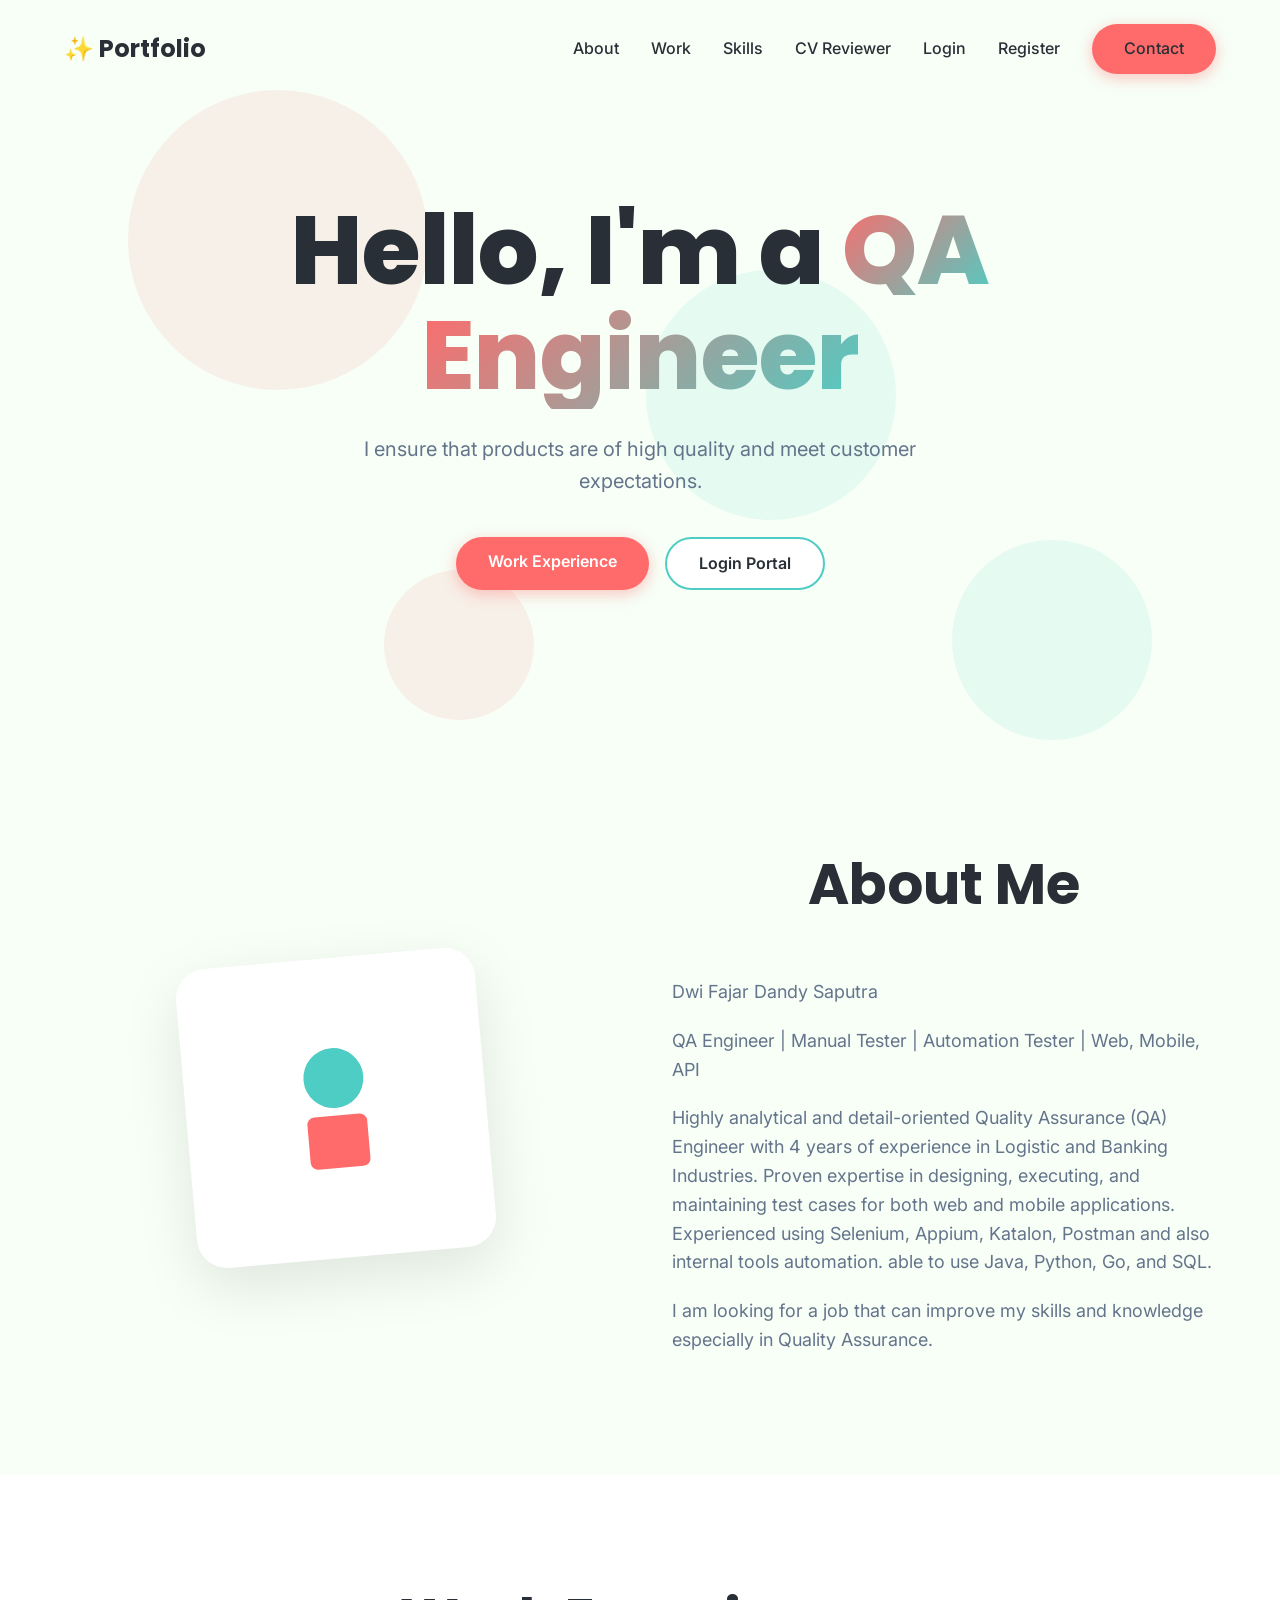
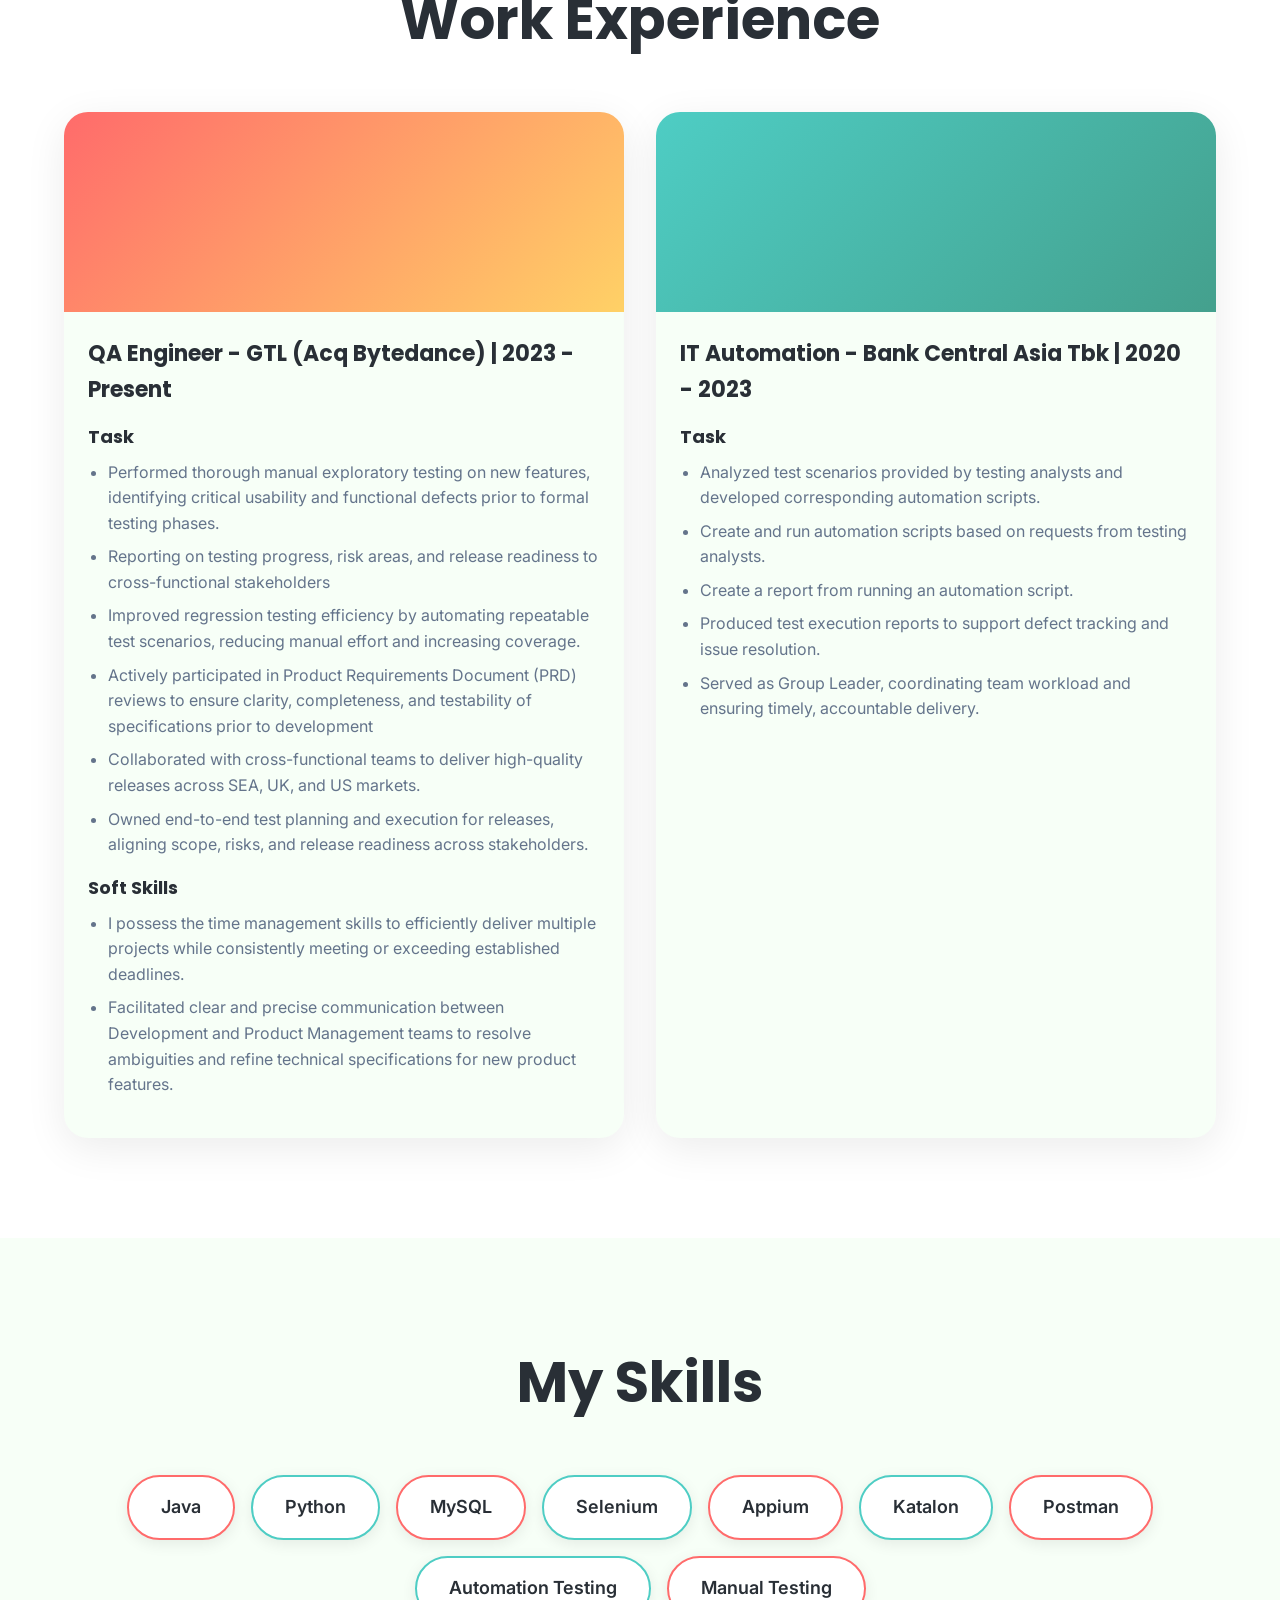
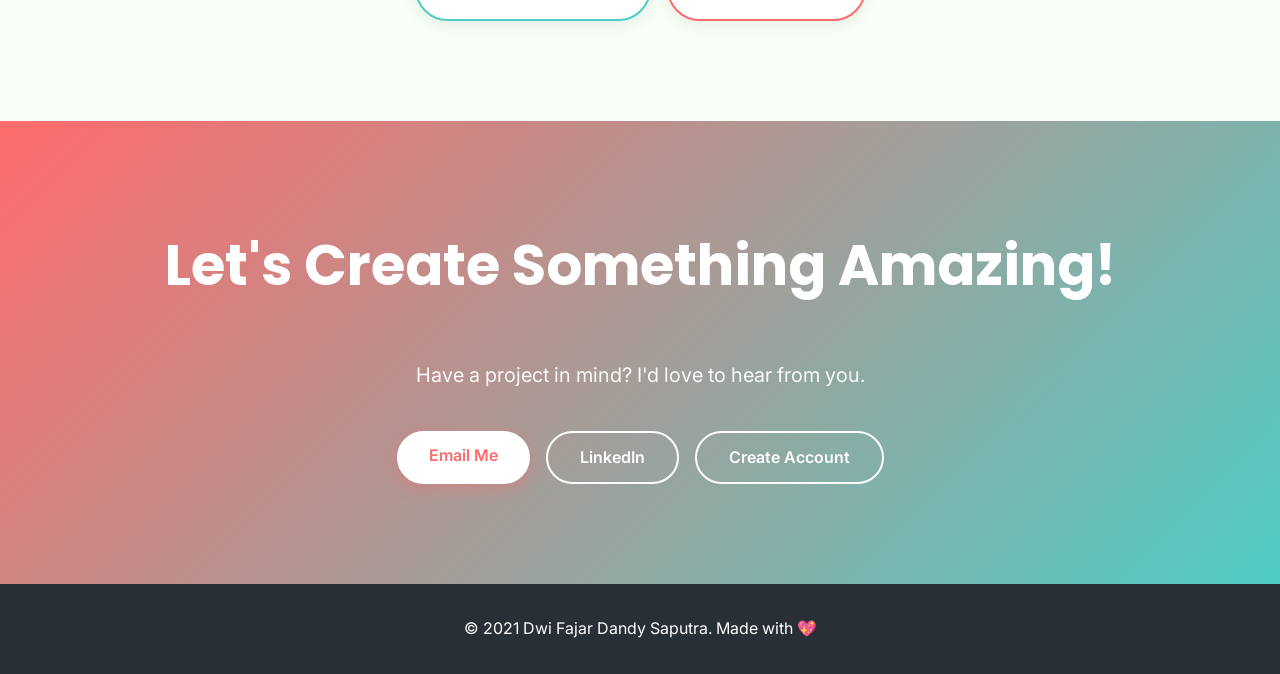
<file: index.html>
<!DOCTYPE html>
<html lang="en">

<head>
    <meta charset="UTF-8">
    <meta name="viewport" content="width=device-width, initial-scale=1.0">
    <title>QA Engineer | Landing Page</title>
    <link rel="preconnect" href="https://fonts.googleapis.com">
    <link rel="preconnect" href="https://fonts.gstatic.com" crossorigin>
    <link
        href="https://fonts.googleapis.com/css2?family=Inter:wght@400;500;600&family=Poppins:wght@600;700;800&display=swap"
        rel="stylesheet">
    <link rel="stylesheet" href="styles.css">
</head>

<body>
    <div class="floating-shapes">
        <div class="shape shape-1"></div>
        <div class="shape shape-2"></div>
        <div class="shape shape-3"></div>
        <div class="shape shape-4"></div>
    </div>

    <nav class="navbar">
        <div class="container">
            <a href="index.html" class="logo">✨ Portfolio</a>
            <ul class="nav-links">
                <li><a href="#about">About</a></li>
                <li><a href="#work">Work</a></li>
                <li><a href="#skills">Skills</a></li>
                <li><a href="cv-reviewer.html">CV Reviewer</a></li>
                <li><a href="login.html">Login</a></li>
                <li><a href="register.html">Register</a></li>
                <li><a href="#contact" class="btn btn-primary">Contact</a></li>
            </ul>
        </div>
    </nav>

    <section class="hero">
        <div class="container">
            <div class="hero-content">
                <h1 class="hero-title">
                    <span class="word" style="animation-delay: 0.1s">Hello,</span>
                    <span class="word" style="animation-delay: 0.3s">I'm a</span>
                    <span class="word highlight" style="animation-delay: 0.5s">QA</span>
                    <span class="word highlight" style="animation-delay: 0.7s">Engineer</span>
                </h1>
                <p class="hero-text">I ensure that products are of high quality and meet customer expectations.</p>
                <div class="hero-buttons">
                    <a href="#work" class="btn btn-primary">Work Experience</a>
                    <a href="login.html" class="btn btn-secondary">Login Portal</a>
                </div>
            </div>
        </div>
    </section>

    <section id="about" class="about">
        <div class="container">
            <div class="about-grid">
                <div class="about-image">
                    <div class="image-placeholder">
                        <svg viewBox="0 0 200 200" xmlns="http://www.w3.org/2000/svg">
                            <circle cx="100" cy="60" r="40" fill="#4ECDC4" />
                            <rect x="60" y="110" width="80" height="70" rx="10" fill="#FF6B6B" />
                        </svg>
                    </div>
                </div>
                <div class="about-text">
                    <h2>About Me</h2>
                    <p>Dwi Fajar Dandy Saputra</p>
                    <p>QA Engineer | Manual Tester | Automation Tester | Web, Mobile, API</p>
                    <p>Highly analytical and detail-oriented Quality Assurance (QA) Engineer with 4 years of experience
                        in Logistic and Banking Industries. Proven expertise in designing, executing, and maintaining
                        test cases for both web and mobile applications. Experienced using Selenium, Appium, Katalon,
                        Postman and also internal tools automation. able to use Java, Python, Go, and SQL.</p>
                    <p>I am looking for a job that can improve my skills and knowledge especially in Quality Assurance.
                    </p>
                </div>
            </div>
        </div>
    </section>

    <section id="work" class="work">
        <div class="container">
            <h2>Work Experience</h2>
            <div class="work-grid">
                <div class="work-card">
                    <div class="work-card-image" style="background: linear-gradient(135deg, #FF6B6B, #FFD166)"></div>
                    <div class="work-card-content">
                        <h3>QA Engineer - GTL (Acq Bytedance) | 2023 - Present</h3>
                        <h4>Task</h4>
                        <ul>
                            <li>
                                Performed thorough manual exploratory testing on new features, identifying critical
                                usability and functional defects prior to formal testing phases.
                            </li>
                            <li>
                                Reporting on testing progress, risk areas, and release readiness to cross-functional
                                stakeholders
                            </li>
                            <li>
                                Improved regression testing efficiency by automating repeatable test scenarios,
                                reducing manual effort and increasing coverage.
                            </li>
                            <li>Actively participated in Product Requirements Document (PRD) reviews to ensure
                                clarity, completeness, and testability of specifications prior to development</li>
                            <li>
                                Collaborated with cross-functional teams to deliver high-quality releases across
                                SEA, UK, and US markets.
                            </li>
                            <li>
                                Owned end-to-end test planning and execution for releases, aligning scope, risks,
                                and release readiness across stakeholders.
                            </li>
                        </ul>
                        <h4>Soft Skills</h4>
                        <ul>
                            <li>
                                I possess the time management skills to efficiently deliver multiple projects while
                                consistently meeting or exceeding established deadlines.
                            </li>
                            <li>
                                Facilitated clear and precise communication between Development and Product Management
                                teams to resolve ambiguities and refine technical specifications for new product
                                features.
                            </li>
                        </ul>
                    </div>
                </div>
                <div class="work-card">
                    <div class="work-card-image" style="background: linear-gradient(135deg, #4ECDC4, #44A08D)"></div>
                    <div class="work-card-content">
                        <h3>IT Automation - Bank Central Asia Tbk | 2020 - 2023</h3>
                        <h4>Task</h4>
                        <ul>
                            <li>
                                Analyzed test scenarios provided by testing analysts and developed corresponding automation scripts.
                            </li>
                            <li>
                                Create and run automation scripts based on requests from testing analysts.
                            </li>
                            <li>
                                Create a report from running an automation script.
                            </li>
                            <li>
                                Produced test execution reports to support defect tracking and issue resolution.
                            </li>
                            <li>
                                Served as Group Leader, coordinating team workload and ensuring timely, accountable delivery.
                            </li>
                        </ul>
                    </div>
                </div>
            </div>
        </div>
    </section>

    <section id="skills" class="skills">
        <div class="container">
            <h2>My Skills</h2>
            <div class="skills-tags">
                <span class="skill-tag">Java</span>
                <span class="skill-tag">Python</span>
                <span class="skill-tag">MySQL</span>
                <span class="skill-tag">Selenium</span>
                <span class="skill-tag">Appium</span>
                <span class="skill-tag">Katalon</span>
                <span class="skill-tag">Postman</span>
                <span class="skill-tag">Automation Testing</span>
                <span class="skill-tag">Manual Testing</span>
            </div>
        </div>
    </section>

    <section id="contact" class="contact">
        <div class="container">
            <div class="contact-content">
                <h2>Let's Create Something Amazing!</h2>
                <p>Have a project in mind? I'd love to hear from you.</p>
                <div class="contact-links">
                    <a href="mailto:dfdandys@gmail.com" class="btn btn-primary">Email Me</a>
                    <a href="https://www.linkedin.com/in/dfdandys/" target="_blank"
                        class="btn btn-secondary">LinkedIn</a>
                    <a href="register.html" class="btn btn-secondary">Create Account</a>
                </div>
            </div>
        </div>
    </section>

    <footer class="footer">
        <div class="container">
            <p>© 2021 Dwi Fajar Dandy Saputra. Made with 💖</p>
        </div>
    </footer>

    <script src="script.js"></script>
</body>

</html>
</file>
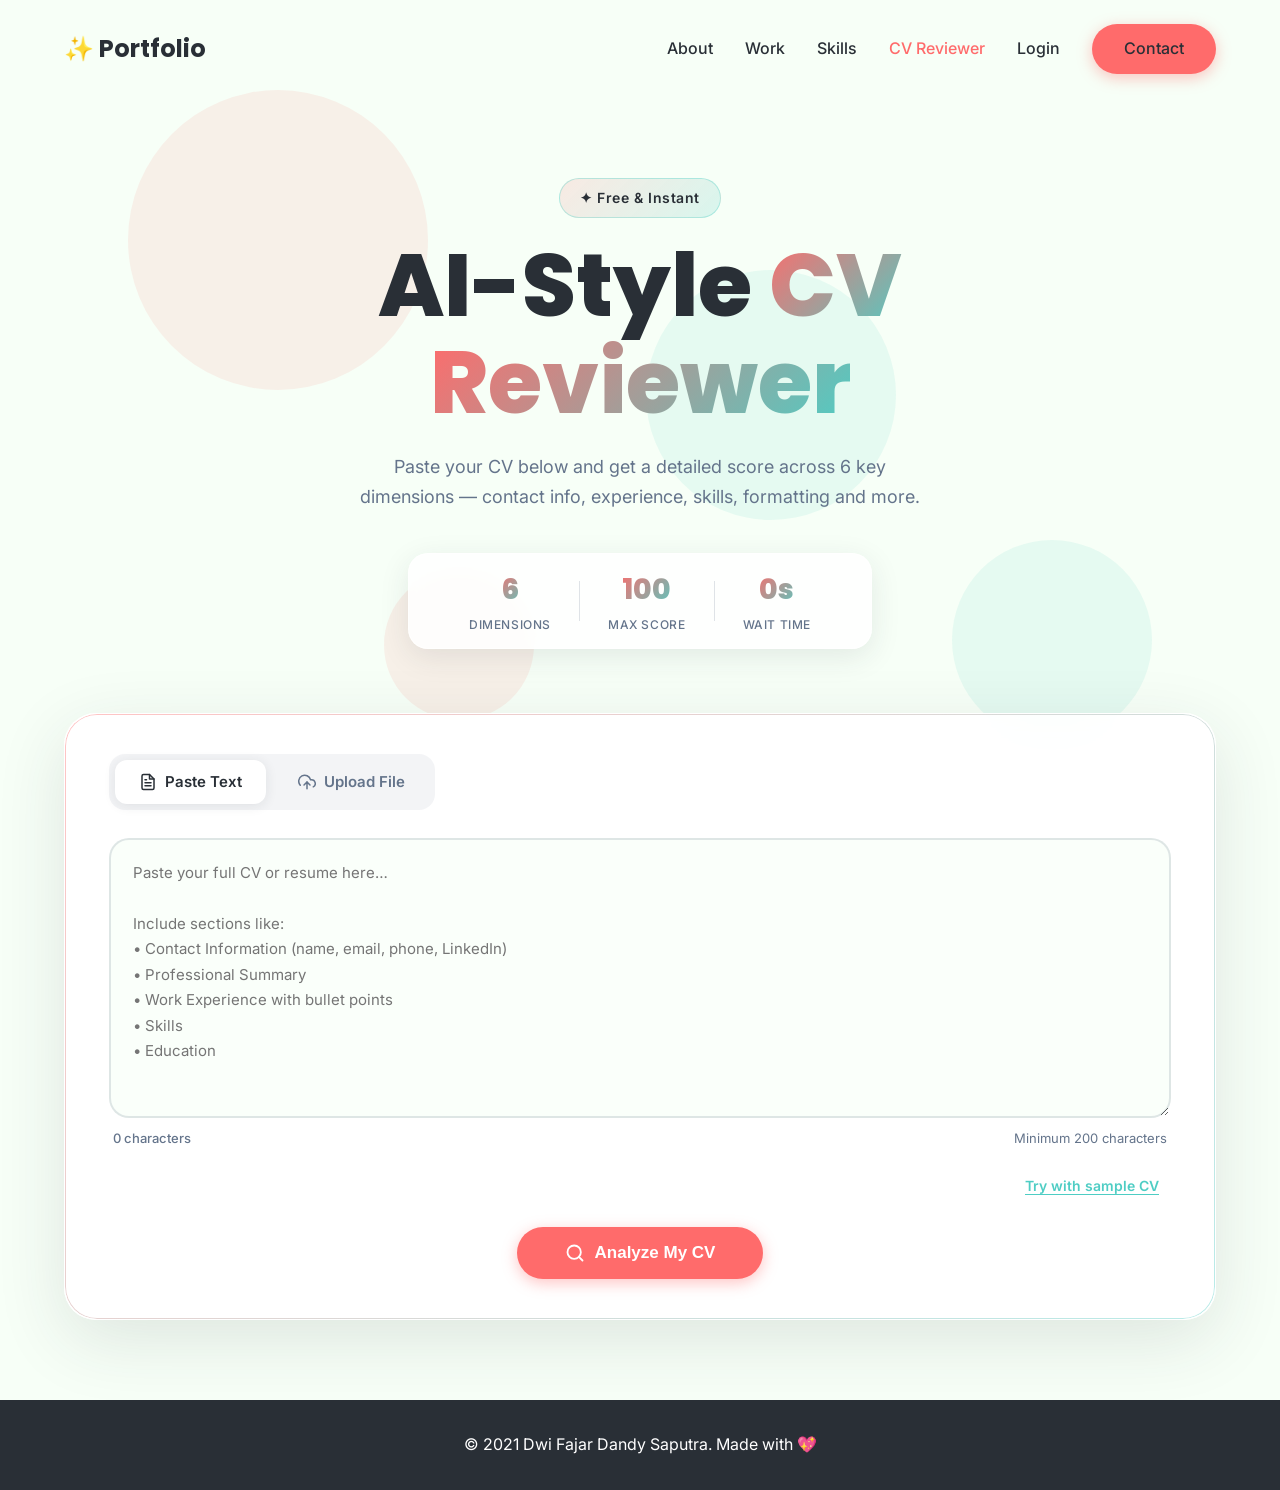
<file: cv-reviewer.html>
<!DOCTYPE html>
<html lang="en">

<head>
  <meta charset="UTF-8">
  <meta name="viewport" content="width=device-width, initial-scale=1.0">
  <title>CV Reviewer | QA Engineer Portfolio</title>
  <meta name="description" content="Get instant, structured feedback on your CV. Our rule-based engine scores your resume across 6 key dimensions and provides actionable improvement tips.">
  <link rel="preconnect" href="https://fonts.googleapis.com">
  <link rel="preconnect" href="https://fonts.gstatic.com" crossorigin>
  <link href="https://fonts.googleapis.com/css2?family=Inter:wght@400;500;600&family=Poppins:wght@600;700;800&display=swap" rel="stylesheet">
  <link rel="stylesheet" href="styles.css">
  <link rel="stylesheet" href="cv-reviewer.css">
</head>

<body>
  <!-- Floating background shapes (reused from main site) -->
  <div class="floating-shapes">
    <div class="shape shape-1"></div>
    <div class="shape shape-2"></div>
    <div class="shape shape-3"></div>
    <div class="shape shape-4"></div>
  </div>

  <!-- Navbar -->
  <nav class="navbar">
    <div class="container">
      <a href="index.html" class="logo">✨ Portfolio</a>
      <ul class="nav-links">
        <li><a href="index.html#about">About</a></li>
        <li><a href="index.html#work">Work</a></li>
        <li><a href="index.html#skills">Skills</a></li>
        <li><a href="cv-reviewer.html" class="nav-active">CV Reviewer</a></li>
        <li><a href="login.html">Login</a></li>
        <li><a href="index.html#contact" class="btn btn-primary">Contact</a></li>
      </ul>
    </div>
  </nav>

  <main>
    <!-- Hero Section -->
    <header class="cvr-hero">
      <div class="container">
        <div class="cvr-hero-inner">
          <span class="cvr-badge">✦ Free &amp; Instant</span>
          <h1 class="cvr-hero-title">
            <span class="word" style="animation-delay:0.1s">AI-Style</span>
            <span class="word highlight" style="animation-delay:0.3s">CV</span>
            <span class="word highlight" style="animation-delay:0.5s">Reviewer</span>
          </h1>
          <p class="cvr-hero-sub">Paste your CV below and get a detailed score across 6 key dimensions — contact info, experience, skills, formatting and more.</p>
          <div class="cvr-stats">
            <div class="cvr-stat">
              <span class="cvr-stat-value">6</span>
              <span class="cvr-stat-label">Dimensions</span>
            </div>
            <div class="cvr-stat-divider"></div>
            <div class="cvr-stat">
              <span class="cvr-stat-value">100</span>
              <span class="cvr-stat-label">Max Score</span>
            </div>
            <div class="cvr-stat-divider"></div>
            <div class="cvr-stat">
              <span class="cvr-stat-value">0s</span>
              <span class="cvr-stat-label">Wait Time</span>
            </div>
          </div>
        </div>
      </div>
    </header>

    <!-- Input Section -->
    <section id="input-section" class="cvr-input-section">
      <div class="container">
        <div class="cvr-input-card">

          <!-- Tab Toggle -->
          <div class="cvr-tabs" role="tablist" aria-label="Input method">
            <button id="tab-paste" class="cvr-tab cvr-tab--active" role="tab" aria-selected="true" aria-controls="panel-paste">
              <svg width="18" height="18" viewBox="0 0 24 24" fill="none" stroke="currentColor" stroke-width="2" stroke-linecap="round" stroke-linejoin="round"><path d="M14 2H6a2 2 0 0 0-2 2v16a2 2 0 0 0 2 2h12a2 2 0 0 0 2-2V8z"></path><polyline points="14 2 14 8 20 8"></polyline><line x1="16" y1="13" x2="8" y2="13"></line><line x1="16" y1="17" x2="8" y2="17"></line><polyline points="10 9 9 9 8 9"></polyline></svg>
              Paste Text
            </button>
            <button id="tab-upload" class="cvr-tab" role="tab" aria-selected="false" aria-controls="panel-upload">
              <svg width="18" height="18" viewBox="0 0 24 24" fill="none" stroke="currentColor" stroke-width="2" stroke-linecap="round" stroke-linejoin="round"><polyline points="16 16 12 12 8 16"></polyline><line x1="12" y1="12" x2="12" y2="21"></line><path d="M20.39 18.39A5 5 0 0 0 18 9h-1.26A8 8 0 1 0 3 16.3"></path></svg>
              Upload File
            </button>
          </div>

          <!-- Paste Panel -->
          <div id="panel-paste" class="cvr-panel" role="tabpanel" aria-labelledby="tab-paste">
            <div class="cvr-textarea-wrapper">
              <textarea
                id="cv-text-input"
                class="cvr-textarea"
                placeholder="Paste your full CV or resume here…&#10;&#10;Include sections like:&#10;• Contact Information (name, email, phone, LinkedIn)&#10;• Professional Summary&#10;• Work Experience with bullet points&#10;• Skills&#10;• Education"
                aria-label="CV text input"
                spellcheck="true"
              ></textarea>
              <div class="cvr-textarea-footer">
                <span id="char-count" class="cvr-char-count">0 characters</span>
                <span id="char-hint" class="cvr-char-hint">Minimum 200 characters</span>
              </div>
            </div>
          </div>

          <!-- Upload Panel -->
          <div id="panel-upload" class="cvr-panel cvr-panel--hidden" role="tabpanel" aria-labelledby="tab-upload">
            <div id="drop-zone" class="cvr-dropzone" tabindex="0" aria-label="File drop zone">
              <div class="cvr-dropzone-icon">
                <svg width="48" height="48" viewBox="0 0 24 24" fill="none" stroke="currentColor" stroke-width="1.5" stroke-linecap="round" stroke-linejoin="round"><polyline points="16 16 12 12 8 16"></polyline><line x1="12" y1="12" x2="12" y2="21"></line><path d="M20.39 18.39A5 5 0 0 0 18 9h-1.26A8 8 0 1 0 3 16.3"></path></svg>
              </div>
              <p class="cvr-dropzone-title">Drop your CV here</p>
              <p class="cvr-dropzone-sub">or <label for="file-input" class="cvr-file-label">browse files</label></p>
              <p class="cvr-dropzone-formats">Supports: .txt, .pdf</p>
              <input id="file-input" type="file" accept=".txt,.pdf" class="cvr-file-input" aria-label="Upload CV file">
            </div>
            <div id="file-info" class="cvr-file-info cvr-hidden">
              <span id="file-name" class="cvr-file-name"></span>
              <button id="file-remove" class="cvr-file-remove" aria-label="Remove file">✕</button>
            </div>
          </div>

          <!-- Demo Prefill -->
          <div class="cvr-demo-row">
            <button id="btn-demo" class="cvr-demo-btn">Try with sample CV</button>
          </div>

          <!-- Analyze Button -->
          <div class="cvr-analyze-row">
            <div id="input-error" class="cvr-input-error cvr-hidden" role="alert"></div>
            <button id="btn-analyze" class="btn btn-primary cvr-analyze-btn">
              <svg width="20" height="20" viewBox="0 0 24 24" fill="none" stroke="currentColor" stroke-width="2.2" stroke-linecap="round" stroke-linejoin="round"><circle cx="11" cy="11" r="8"></circle><line x1="21" y1="21" x2="16.65" y2="16.65"></line></svg>
              Analyze My CV
            </button>
          </div>
        </div>
      </div>
    </section>

    <!-- Results Section (hidden until analysis runs) -->
    <section id="results-section" class="cvr-results-section cvr-hidden" aria-live="polite">
      <div class="container">

        <!-- Overall Score -->
        <div class="cvr-overall-card">
          <div class="cvr-overall-left">
            <h2 class="cvr-section-heading">Your CV Score</h2>
            <div class="cvr-gauge-wrapper">
              <svg class="cvr-gauge-svg" viewBox="0 0 160 160" aria-hidden="true">
                <circle class="cvr-gauge-track" cx="80" cy="80" r="66" />
                <circle id="gauge-fill" class="cvr-gauge-fill" cx="80" cy="80" r="66" />
              </svg>
              <div class="cvr-gauge-center">
                <span id="overall-score-val" class="cvr-gauge-score">0</span>
                <span class="cvr-gauge-label">/ 100</span>
                <span id="overall-grade" class="cvr-gauge-grade">—</span>
              </div>
            </div>
          </div>
          <div class="cvr-overall-right">
            <div id="overall-summary" class="cvr-overall-summary"></div>
            <div class="cvr-result-actions">
              <button id="btn-copy" class="btn btn-secondary cvr-action-btn">
                <svg width="16" height="16" viewBox="0 0 24 24" fill="none" stroke="currentColor" stroke-width="2" stroke-linecap="round" stroke-linejoin="round"><rect x="9" y="9" width="13" height="13" rx="2" ry="2"></rect><path d="M5 15H4a2 2 0 0 1-2-2V4a2 2 0 0 1 2-2h9a2 2 0 0 1 2 2v1"></path></svg>
                Copy Feedback
              </button>
              <button id="btn-print" class="btn btn-secondary cvr-action-btn">
                <svg width="16" height="16" viewBox="0 0 24 24" fill="none" stroke="currentColor" stroke-width="2" stroke-linecap="round" stroke-linejoin="round"><polyline points="6 9 6 2 18 2 18 9"></polyline><path d="M6 18H4a2 2 0 0 1-2-2v-5a2 2 0 0 1 2-2h16a2 2 0 0 1 2 2v5a2 2 0 0 1-2 2h-2"></path><rect x="6" y="14" width="12" height="8"></rect></svg>
                Print
              </button>
              <button id="btn-reanalyze" class="btn btn-primary cvr-action-btn">
                ↺ Re-analyze
              </button>
            </div>
          </div>
        </div>

        <!-- Dimension Breakdown -->
        <div class="cvr-breakdown">
          <h2 class="cvr-section-heading">Dimension Breakdown</h2>
          <div id="dimension-grid" class="cvr-dimension-grid">
            <!-- Dimension cards injected by JS -->
          </div>
        </div>

        <!-- Strengths & Issues -->
        <div class="cvr-panels-row">
          <div class="cvr-feedback-panel cvr-panel-strengths">
            <div class="cvr-panel-header">
              <span class="cvr-panel-icon">✅</span>
              <h3 class="cvr-panel-title">Strengths</h3>
            </div>
            <ul id="strengths-list" class="cvr-feedback-list"></ul>
          </div>
          <div class="cvr-feedback-panel cvr-panel-issues">
            <div class="cvr-panel-header">
              <span class="cvr-panel-icon">🔧</span>
              <h3 class="cvr-panel-title">Areas to Improve</h3>
            </div>
            <ul id="issues-list" class="cvr-feedback-list"></ul>
          </div>
        </div>

      </div>
    </section>
  </main>

  <!-- Footer -->
  <footer class="footer">
    <div class="container">
      <p>© 2021 Dwi Fajar Dandy Saputra. Made with 💖</p>
    </div>
  </footer>

  <script src="cv-reviewer.js"></script>
</body>

</html>
</file>
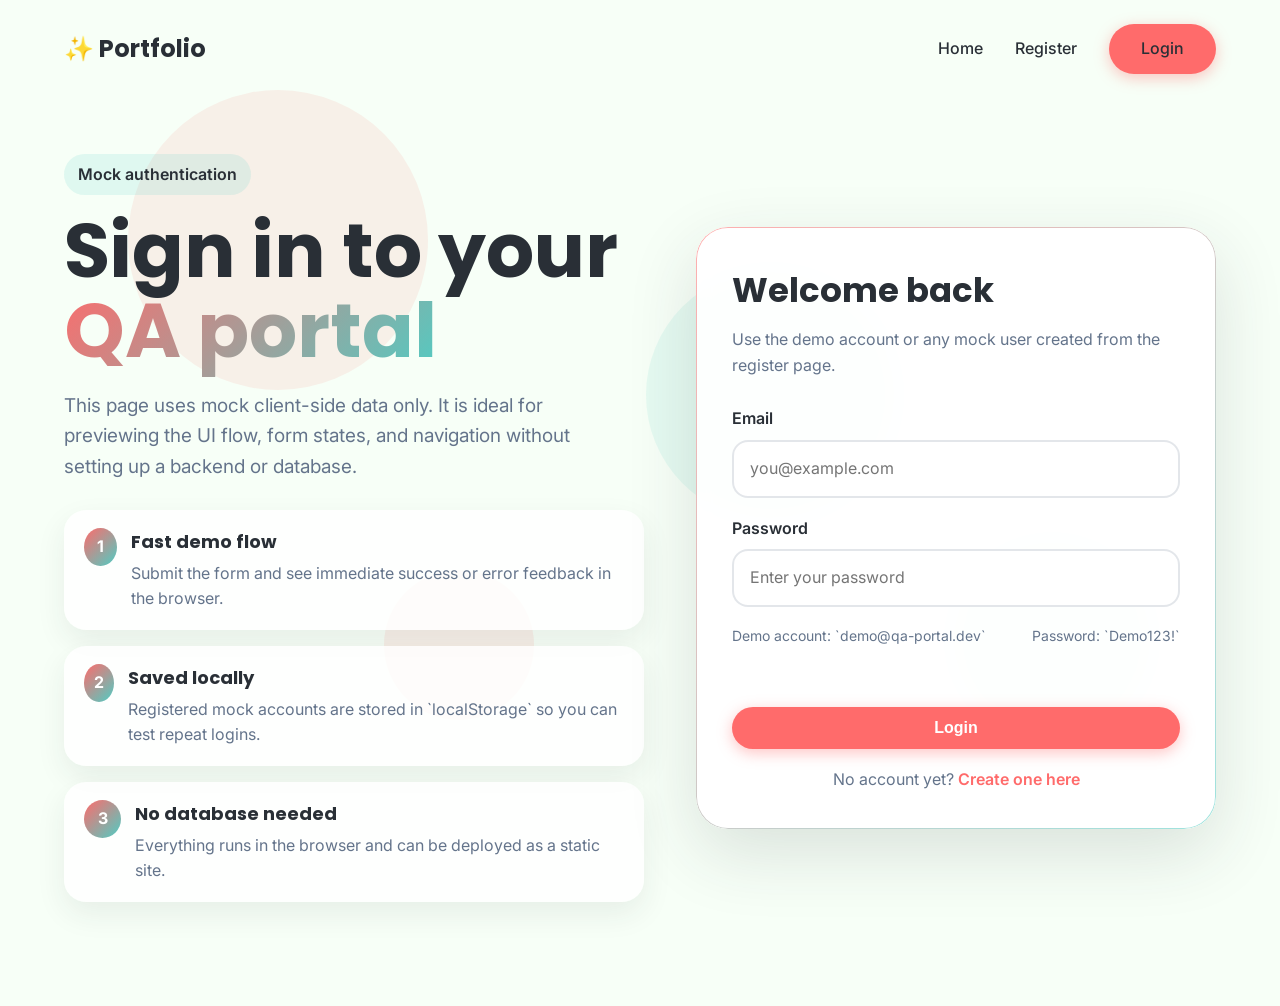
<file: login.html>
<!DOCTYPE html>
<html lang="en">

<head>
    <meta charset="UTF-8">
    <meta name="viewport" content="width=device-width, initial-scale=1.0">
    <title>Login | QA Engineer Portal</title>
    <link rel="preconnect" href="https://fonts.googleapis.com">
    <link rel="preconnect" href="https://fonts.gstatic.com" crossorigin>
    <link
        href="https://fonts.googleapis.com/css2?family=Inter:wght@400;500;600&family=Poppins:wght@600;700;800&display=swap"
        rel="stylesheet">
    <link rel="stylesheet" href="styles.css">
</head>

<body class="auth-page">
    <div class="floating-shapes" aria-hidden="true">
        <div class="shape shape-1"></div>
        <div class="shape shape-2"></div>
        <div class="shape shape-3"></div>
        <div class="shape shape-4"></div>
    </div>

    <nav class="navbar">
        <div class="container">
            <a href="index.html" class="logo">✨ Portfolio</a>
            <ul class="nav-links">
                <li><a href="index.html">Home</a></li>
                <li><a href="register.html">Register</a></li>
                <li><a href="login.html" class="btn btn-primary">Login</a></li>
            </ul>
        </div>
    </nav>

    <main class="auth-main">
        <div class="container auth-layout">
            <section class="auth-aside">
                <span class="auth-kicker">Mock authentication</span>
                <h1 class="auth-title">
                    Sign in to your
                    <span class="highlight">QA portal</span>
                </h1>
                <p class="auth-copy">
                    This page uses mock client-side data only. It is ideal for previewing the UI flow, form states,
                    and navigation without setting up a backend or database.
                </p>
                <div class="auth-points">
                    <article class="auth-point">
                        <span class="auth-point-badge">1</span>
                        <div>
                            <h3>Fast demo flow</h3>
                            <p>Submit the form and see immediate success or error feedback in the browser.</p>
                        </div>
                    </article>
                    <article class="auth-point">
                        <span class="auth-point-badge">2</span>
                        <div>
                            <h3>Saved locally</h3>
                            <p>Registered mock accounts are stored in `localStorage` so you can test repeat logins.</p>
                        </div>
                    </article>
                    <article class="auth-point">
                        <span class="auth-point-badge">3</span>
                        <div>
                            <h3>No database needed</h3>
                            <p>Everything runs in the browser and can be deployed as a static site.</p>
                        </div>
                    </article>
                </div>
            </section>

            <section class="auth-card">
                <h1>Welcome back</h1>
                <p>Use the demo account or any mock user created from the register page.</p>

                <form class="auth-form" data-auth="login" novalidate>
                    <div class="form-field">
                        <label for="login-email">Email</label>
                        <input id="login-email" name="email" type="email" placeholder="you@example.com" required>
                    </div>

                    <div class="form-field">
                        <label for="login-password">Password</label>
                        <input id="login-password" name="password" type="password" placeholder="Enter your password" required>
                    </div>

                    <div class="auth-meta">
                        <span>Demo account: `demo@qa-portal.dev`</span>
                        <span>Password: `Demo123!`</span>
                    </div>

                    <p class="status-message" data-status aria-live="polite"></p>

                    <button type="submit" class="btn btn-primary">Login</button>

                    <p class="auth-switch">
                        No account yet?
                        <a href="register.html">Create one here</a>
                    </p>
                </form>
            </section>
        </div>
    </main>

    <script src="auth.js"></script>
</body>

</html>
</file>
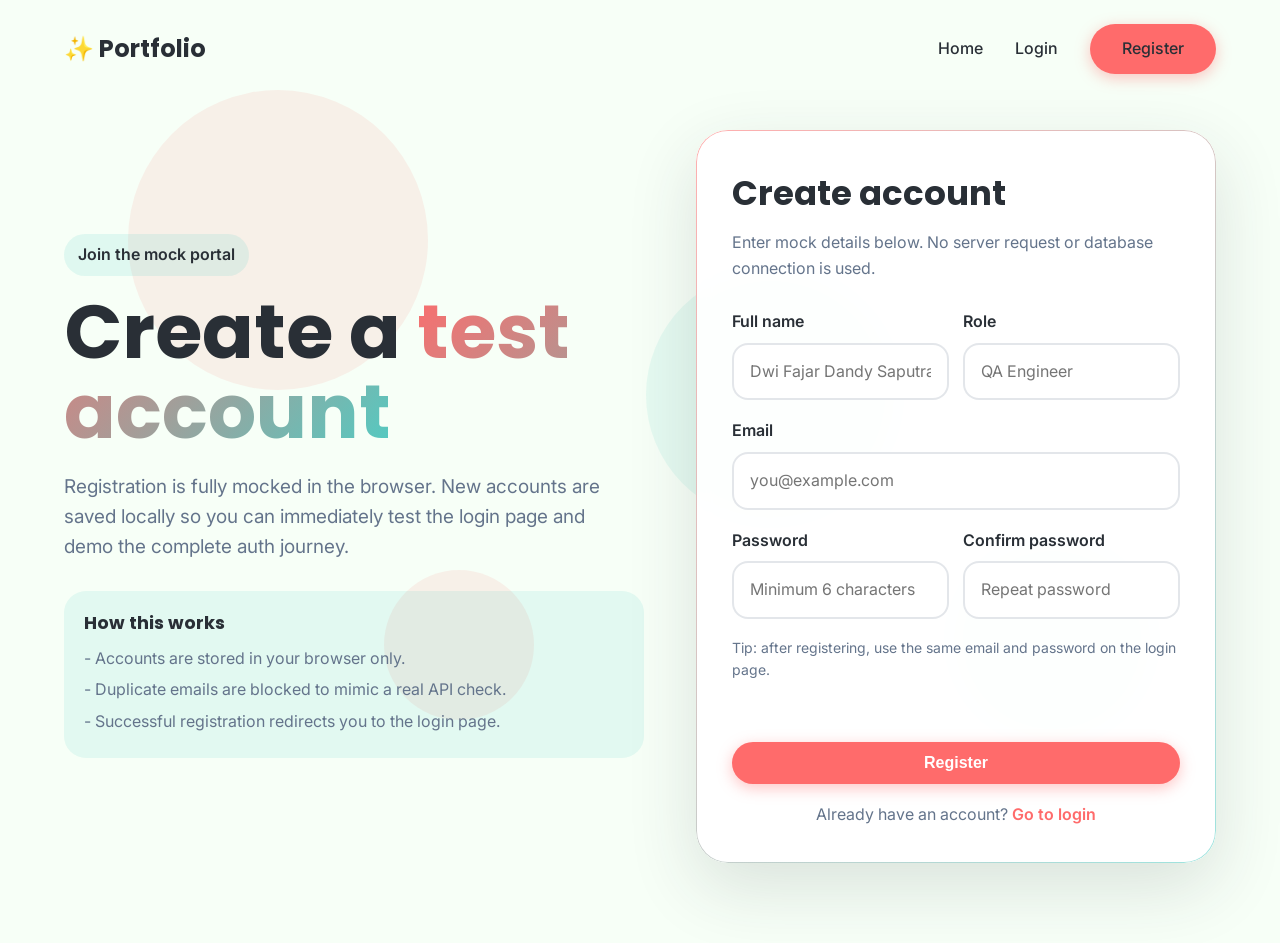
<file: register.html>
<!DOCTYPE html>
<html lang="en">

<head>
    <meta charset="UTF-8">
    <meta name="viewport" content="width=device-width, initial-scale=1.0">
    <title>Register | QA Engineer Portal</title>
    <link rel="preconnect" href="https://fonts.googleapis.com">
    <link rel="preconnect" href="https://fonts.gstatic.com" crossorigin>
    <link
        href="https://fonts.googleapis.com/css2?family=Inter:wght@400;500;600&family=Poppins:wght@600;700;800&display=swap"
        rel="stylesheet">
    <link rel="stylesheet" href="styles.css">
</head>

<body class="auth-page">
    <div class="floating-shapes" aria-hidden="true">
        <div class="shape shape-1"></div>
        <div class="shape shape-2"></div>
        <div class="shape shape-3"></div>
        <div class="shape shape-4"></div>
    </div>

    <nav class="navbar">
        <div class="container">
            <a href="index.html" class="logo">✨ Portfolio</a>
            <ul class="nav-links">
                <li><a href="index.html">Home</a></li>
                <li><a href="login.html">Login</a></li>
                <li><a href="register.html" class="btn btn-primary">Register</a></li>
            </ul>
        </div>
    </nav>

    <main class="auth-main">
        <div class="container auth-layout">
            <section class="auth-aside">
                <span class="auth-kicker">Join the mock portal</span>
                <h1 class="auth-title">
                    Create a
                    <span class="highlight">test account</span>
                </h1>
                <p class="auth-copy">
                    Registration is fully mocked in the browser. New accounts are saved locally so you can immediately
                    test the login page and demo the complete auth journey.
                </p>
                <div class="demo-panel">
                    <h2>How this works</h2>
                    <p>- Accounts are stored in your browser only.</p>
                    <p>- Duplicate emails are blocked to mimic a real API check.</p>
                    <p>- Successful registration redirects you to the login page.</p>
                </div>
            </section>

            <section class="auth-card">
                <h1>Create account</h1>
                <p>Enter mock details below. No server request or database connection is used.</p>

                <form class="auth-form" data-auth="register" novalidate>
                    <div class="form-row">
                        <div class="form-field">
                            <label for="register-name">Full name</label>
                            <input id="register-name" name="name" type="text" placeholder="Dwi Fajar Dandy Saputra" required>
                        </div>

                        <div class="form-field">
                            <label for="register-role">Role</label>
                            <input id="register-role" name="role" type="text" placeholder="QA Engineer" required>
                        </div>
                    </div>

                    <div class="form-field">
                        <label for="register-email">Email</label>
                        <input id="register-email" name="email" type="email" placeholder="you@example.com" required>
                    </div>

                    <div class="form-row">
                        <div class="form-field">
                            <label for="register-password">Password</label>
                            <input id="register-password" name="password" type="password" placeholder="Minimum 6 characters" required>
                        </div>

                        <div class="form-field">
                            <label for="register-confirm-password">Confirm password</label>
                            <input id="register-confirm-password" name="confirmPassword" type="password" placeholder="Repeat password" required>
                        </div>
                    </div>

                    <p class="form-help">Tip: after registering, use the same email and password on the login page.</p>

                    <p class="status-message" data-status aria-live="polite"></p>

                    <button type="submit" class="btn btn-primary">Register</button>

                    <p class="auth-switch">
                        Already have an account?
                        <a href="login.html">Go to login</a>
                    </p>
                </form>
            </section>
        </div>
    </main>

    <script src="auth.js"></script>
</body>

</html>
</file>
<file: styles.css>
:root {
  --coral: #FF6B6B;
  --teal: #4ECDC4;
  --cream: #F7FFF7;
  --dark: #292F36;
  --gray: #64748b;
}

* {
  margin: 0;
  padding: 0;
  box-sizing: border-box;
}

body {
  font-family: 'Inter', sans-serif;
  background: var(--cream);
  color: var(--dark);
  line-height: 1.6;
  overflow-x: hidden;
}

.container {
  max-width: 1200px;
  margin: 0 auto;
  padding: 0 24px;
}

.floating-shapes {
  position: fixed;
  top: 0;
  left: 0;
  width: 100%;
  height: 100%;
  pointer-events: none;
  z-index: 0;
}

.shape {
  position: absolute;
  border-radius: 50%;
  opacity: 0.1;
  animation: float 8s ease-in-out infinite;
}

.shape-1 {
  width: 300px;
  height: 300px;
  background: var(--coral);
  top: 10%;
  left: 10%;
  animation-delay: 0s;
}

.shape-2 {
  width: 200px;
  height: 200px;
  background: var(--teal);
  top: 60%;
  right: 10%;
  animation-delay: 2s;
}

.shape-3 {
  width: 150px;
  height: 150px;
  background: var(--coral);
  bottom: 20%;
  left: 30%;
  animation-delay: 4s;
}

.shape-4 {
  width: 250px;
  height: 250px;
  background: var(--teal);
  top: 30%;
  right: 30%;
  animation-delay: 6s;
}

@keyframes float {
  0%, 100% { transform: translateY(0) rotate(0deg); }
  50% { transform: translateY(-30px) rotate(10deg); }
}

.navbar {
  position: relative;
  z-index: 10;
  padding: 24px 0;
}

.navbar .container {
  display: flex;
  justify-content: space-between;
  align-items: center;
}

.logo {
  font-family: 'Poppins', sans-serif;
  font-size: 24px;
  font-weight: 700;
  color: var(--dark);
  text-decoration: none;
}

.nav-links {
  display: flex;
  gap: 32px;
  list-style: none;
  align-items: center;
}

.nav-links a {
  text-decoration: none;
  color: var(--dark);
  font-weight: 500;
  transition: color 0.3s;
}

.nav-links a:hover {
  color: var(--coral);
}

.btn {
  display: inline-block;
  padding: 12px 32px;
  border-radius: 50px;
  font-weight: 600;
  text-decoration: none;
  transition: all 0.3s ease;
  cursor: pointer;
  border: none;
  font-size: 16px;
}

.btn-primary {
  background: var(--coral);
  color: white;
  box-shadow: 0 4px 15px rgba(255, 107, 107, 0.4);
}

.btn-primary:hover {
  transform: translateY(-3px);
  box-shadow: 0 6px 20px rgba(255, 107, 107, 0.5);
}

.btn-secondary {
  background: white;
  color: var(--dark);
  border: 2px solid var(--teal);
}

.btn-secondary:hover {
  background: var(--teal);
  color: white;
  transform: translateY(-3px);
}

.hero {
  position: relative;
  z-index: 1;
  padding: 100px 0 150px;
}

.hero-content {
  text-align: center;
}

.hero-title {
  font-family: 'Poppins', sans-serif;
  font-size: clamp(48px, 10vw, 96px);
  font-weight: 800;
  line-height: 1.1;
  margin-bottom: 24px;
}

.word {
  display: inline-block;
  opacity: 0;
  transform: translateY(30px);
  animation: slideUp 0.8s ease forwards;
}

.highlight {
  background: linear-gradient(135deg, var(--coral), var(--teal));
  -webkit-background-clip: text;
  -webkit-text-fill-color: transparent;
  background-clip: text;
}

@keyframes slideUp {
  to {
    opacity: 1;
    transform: translateY(0);
  }
}

.hero-text {
  font-size: 20px;
  color: var(--gray);
  max-width: 600px;
  margin: 0 auto 40px;
}

.hero-buttons {
  display: flex;
  gap: 16px;
  justify-content: center;
  flex-wrap: wrap;
}

.about {
  position: relative;
  z-index: 1;
  padding: 100px 0;
}

.about h2, .work h2, .skills h2, .contact h2 {
  font-family: 'Poppins', sans-serif;
  font-size: clamp(36px, 6vw, 56px);
  font-weight: 700;
  margin-bottom: 48px;
  text-align: center;
}

.about-grid {
  display: grid;
  grid-template-columns: 1fr 1fr;
  gap: 64px;
  align-items: center;
}

.about-image {
  display: flex;
  justify-content: center;
}

.image-placeholder {
  width: 300px;
  height: 300px;
  border-radius: 30px;
  background: white;
  box-shadow: 0 20px 60px rgba(0,0,0,0.1);
  display: flex;
  align-items: center;
  justify-content: center;
  transform: rotate(-5deg);
  transition: transform 0.3s;
}

.image-placeholder:hover {
  transform: rotate(0deg);
}

.image-placeholder svg {
  width: 150px;
  height: 150px;
}

.about-text p {
  font-size: 18px;
  color: var(--gray);
  margin-bottom: 20px;
}

.work {
  position: relative;
  z-index: 1;
  padding: 100px 0;
  background: white;
}

.work-grid {
  display: grid;
  grid-template-columns: repeat(auto-fit, minmax(300px, 1fr));
  gap: 32px;
}

.work-card {
  background: var(--cream);
  border-radius: 24px;
  overflow: hidden;
  box-shadow: 0 10px 40px rgba(0,0,0,0.08);
  transition: all 0.3s;
}

.work-card:hover {
  transform: translateY(-10px);
  box-shadow: 0 20px 60px rgba(0,0,0,0.15);
}

.work-card-image {
  height: 200px;
}

.work-card-content {
  padding: 24px;
}

.work-card h3 {
  font-family: 'Poppins', sans-serif;
  font-size: 22px;
  margin-bottom: 12px;
}

.work-card h4 {
  font-family: 'Poppins', sans-serif;
  font-size: 18px;
  margin: 16px 0 8px 0;
  color: var(--dark);
}

.work-card ul {
  margin-left: 20px;
  margin-bottom: 16px;
  color: var(--gray);
}

.work-card li {
  margin-bottom: 8px;
  line-height: 1.6;
}

.work-card p {
  color: var(--gray);
}

.skills {
  position: relative;
  z-index: 1;
  padding: 100px 0;
}

.skills-tags {
  display: flex;
  flex-wrap: wrap;
  gap: 16px;
  justify-content: center;
}

.skill-tag {
  background: white;
  padding: 16px 32px;
  border-radius: 50px;
  font-weight: 600;
  font-size: 18px;
  box-shadow: 0 4px 15px rgba(0,0,0,0.08);
  transition: all 0.3s;
  border: 2px solid transparent;
}

.skill-tag:nth-child(odd) {
  border-color: var(--coral);
}

.skill-tag:nth-child(even) {
  border-color: var(--teal);
}

.skill-tag:hover {
  transform: scale(1.05);
  box-shadow: 0 6px 20px rgba(0,0,0,0.12);
}

.contact {
  position: relative;
  z-index: 1;
  padding: 100px 0;
  background: linear-gradient(135deg, var(--coral), var(--teal));
  color: white;
  text-align: center;
}

.contact h2 {
  color: white;
}

.contact p {
  font-size: 20px;
  margin-bottom: 40px;
  opacity: 0.95;
}

.contact-links {
  display: flex;
  gap: 16px;
  justify-content: center;
  flex-wrap: wrap;
}

.contact .btn-primary {
  background: white;
  color: var(--coral);
}

.contact .btn-secondary {
  background: transparent;
  border-color: white;
  color: white;
}

.contact .btn-secondary:hover {
  background: white;
  color: var(--dark);
}

.auth-page {
  min-height: 100vh;
}

.auth-main {
  position: relative;
  z-index: 1;
  padding: 32px 0 80px;
}

.auth-layout {
  display: grid;
  grid-template-columns: minmax(0, 1.1fr) minmax(320px, 520px);
  gap: 40px;
  align-items: center;
}

.auth-aside {
  padding: 24px 12px 24px 0;
}

.auth-kicker {
  display: inline-block;
  margin-bottom: 16px;
  padding: 8px 14px;
  border-radius: 999px;
  background: rgba(78, 205, 196, 0.14);
  color: var(--dark);
  font-weight: 600;
}

.auth-title {
  font-family: 'Poppins', sans-serif;
  font-size: clamp(42px, 7vw, 76px);
  line-height: 1.05;
  margin-bottom: 20px;
}

.auth-copy {
  max-width: 560px;
  margin-bottom: 28px;
  font-size: 19px;
  color: var(--gray);
}

.auth-points {
  display: grid;
  gap: 16px;
}

.auth-point {
  display: flex;
  gap: 14px;
  align-items: flex-start;
  padding: 18px 20px;
  border-radius: 22px;
  background: rgba(255, 255, 255, 0.8);
  box-shadow: 0 12px 30px rgba(41, 47, 54, 0.08);
}

.auth-point-badge {
  display: inline-flex;
  width: 38px;
  height: 38px;
  align-items: center;
  justify-content: center;
  border-radius: 50%;
  background: linear-gradient(135deg, var(--coral), var(--teal));
  color: white;
  font-weight: 700;
}

.auth-point h3 {
  font-family: 'Poppins', sans-serif;
  font-size: 18px;
  margin-bottom: 4px;
}

.auth-point p {
  color: var(--gray);
}

.auth-card {
  position: relative;
  padding: 36px;
  border-radius: 32px;
  background: rgba(255, 255, 255, 0.92);
  box-shadow: 0 24px 70px rgba(41, 47, 54, 0.14);
  backdrop-filter: blur(10px);
}

.auth-card::before {
  content: '';
  position: absolute;
  inset: 0;
  border-radius: inherit;
  padding: 1px;
  background: linear-gradient(135deg, rgba(255, 107, 107, 0.55), rgba(78, 205, 196, 0.55));
  mask: linear-gradient(#fff 0 0) content-box, linear-gradient(#fff 0 0);
  -webkit-mask: linear-gradient(#fff 0 0) content-box, linear-gradient(#fff 0 0);
  -webkit-mask-composite: xor;
  mask-composite: exclude;
  pointer-events: none;
}

.auth-card h1 {
  font-family: 'Poppins', sans-serif;
  font-size: 34px;
  margin-bottom: 10px;
}

.auth-card > p {
  color: var(--gray);
  margin-bottom: 28px;
}

.auth-form {
  display: grid;
  gap: 18px;
}

.form-row {
  display: grid;
  grid-template-columns: 1fr 1fr;
  gap: 14px;
}

.form-field {
  display: grid;
  gap: 8px;
}

.form-field label {
  font-weight: 600;
  color: var(--dark);
}

.form-field input {
  width: 100%;
  padding: 14px 16px;
  border: 2px solid rgba(100, 116, 139, 0.18);
  border-radius: 16px;
  background: white;
  color: var(--dark);
  font: inherit;
  transition: border-color 0.3s ease, box-shadow 0.3s ease, transform 0.3s ease;
}

.form-field input:focus {
  outline: none;
  border-color: var(--teal);
  box-shadow: 0 0 0 4px rgba(78, 205, 196, 0.16);
  transform: translateY(-1px);
}

.form-help {
  font-size: 14px;
  color: var(--gray);
}

.auth-form .btn {
  width: 100%;
  text-align: center;
}

.status-message {
  min-height: 24px;
  font-weight: 600;
}

.status-message.is-error {
  color: #c2410c;
}

.status-message.is-success {
  color: #0f766e;
}

.auth-meta {
  display: flex;
  justify-content: space-between;
  gap: 16px;
  flex-wrap: wrap;
  color: var(--gray);
  font-size: 14px;
}

.auth-meta a,
.auth-switch a {
  color: var(--coral);
  font-weight: 600;
  text-decoration: none;
}

.auth-switch {
  text-align: center;
  color: var(--gray);
}

.demo-panel {
  padding: 18px 20px;
  border-radius: 22px;
  background: rgba(78, 205, 196, 0.12);
}

.demo-panel h2 {
  font-family: 'Poppins', sans-serif;
  font-size: 18px;
  margin-bottom: 8px;
}

.demo-panel p {
  color: var(--gray);
  margin-bottom: 6px;
}

.footer {
  position: relative;
  z-index: 1;
  padding: 32px 0;
  background: var(--dark);
  color: white;
  text-align: center;
}

@media (max-width: 768px) {
  .nav-links {
    display: none;
  }

  .hero {
    padding: 60px 0 100px;
  }

  .about-grid {
    grid-template-columns: 1fr;
    gap: 40px;
  }

  .auth-layout,
  .form-row {
    grid-template-columns: 1fr;
  }

  .auth-aside {
    padding-right: 0;
  }

  .auth-card {
    padding: 28px 22px;
  }

  .image-placeholder {
    width: 250px;
    height: 250px;
  }
}
</file>
<file: cv-reviewer.css>
/* ─────────────────────────────────────────────────────────────────
   cv-reviewer.css  —  Styles for the CV Reviewer page
   Extends styles.css; uses the same design tokens.
   ───────────────────────────────────────────────────────────────── */

/* ── Hero ──────────────────────────────────────────────────────── */

.cvr-hero {
  position: relative;
  z-index: 1;
  padding: 80px 0 64px;
  text-align: center;
}

.cvr-hero-inner {
  max-width: 720px;
  margin: 0 auto;
}

.cvr-badge {
  display: inline-block;
  margin-bottom: 20px;
  padding: 8px 20px;
  border-radius: 999px;
  background: linear-gradient(135deg, rgba(255,107,107,0.14), rgba(78,205,196,0.18));
  border: 1px solid rgba(78,205,196,0.35);
  font-weight: 600;
  font-size: 14px;
  color: var(--dark);
  letter-spacing: 0.04em;
}

.cvr-hero-title {
  font-family: 'Poppins', sans-serif;
  font-size: clamp(42px, 9vw, 88px);
  font-weight: 800;
  line-height: 1.1;
  margin-bottom: 20px;
}

.cvr-hero-sub {
  font-size: 18px;
  color: var(--gray);
  max-width: 580px;
  margin: 0 auto 40px;
  line-height: 1.7;
}

.cvr-stats {
  display: inline-flex;
  align-items: center;
  gap: 0;
  background: rgba(255,255,255,0.85);
  border-radius: 20px;
  padding: 14px 32px;
  box-shadow: 0 8px 30px rgba(41,47,54,0.1);
  backdrop-filter: blur(8px);
  -webkit-backdrop-filter: blur(8px);
  border: 1px solid rgba(255,255,255,0.7);
}

.cvr-stat {
  display: flex;
  flex-direction: column;
  align-items: center;
  padding: 0 28px;
}

.cvr-stat-value {
  font-family: 'Poppins', sans-serif;
  font-size: 28px;
  font-weight: 800;
  background: linear-gradient(135deg, var(--coral), var(--teal));
  -webkit-background-clip: text;
  -webkit-text-fill-color: transparent;
  background-clip: text;
}

.cvr-stat-label {
  font-size: 12px;
  color: var(--gray);
  font-weight: 500;
  letter-spacing: 0.05em;
  text-transform: uppercase;
  margin-top: 2px;
}

.cvr-stat-divider {
  width: 1px;
  height: 40px;
  background: rgba(100,116,139,0.2);
}

/* ── Nav active link ──────────────────────────────────────────── */

.nav-active {
  color: var(--coral) !important;
  font-weight: 600;
}

/* ── Input Section ─────────────────────────────────────────────── */

.cvr-input-section {
  position: relative;
  z-index: 1;
  padding: 0 0 80px;
}

.cvr-input-card {
  background: rgba(255,255,255,0.92);
  border-radius: 32px;
  padding: 40px 44px;
  box-shadow: 0 20px 70px rgba(41,47,54,0.12);
  backdrop-filter: blur(12px);
  -webkit-backdrop-filter: blur(12px);
  border: 1px solid rgba(255,255,255,0.7);
  position: relative;
}

.cvr-input-card::before {
  content: '';
  position: absolute;
  inset: 0;
  border-radius: inherit;
  padding: 1px;
  background: linear-gradient(135deg, rgba(255,107,107,0.4), rgba(78,205,196,0.4));
  mask: linear-gradient(#fff 0 0) content-box, linear-gradient(#fff 0 0);
  -webkit-mask: linear-gradient(#fff 0 0) content-box, linear-gradient(#fff 0 0);
  -webkit-mask-composite: xor;
  mask-composite: exclude;
  pointer-events: none;
}

/* ── Tabs ─────────────────────────────────────────────────────── */

.cvr-tabs {
  display: flex;
  gap: 8px;
  margin-bottom: 28px;
  background: rgba(100,116,139,0.08);
  border-radius: 16px;
  padding: 6px;
  width: fit-content;
}

.cvr-tab {
  display: flex;
  align-items: center;
  gap: 8px;
  padding: 10px 24px;
  border-radius: 12px;
  border: none;
  background: transparent;
  color: var(--gray);
  font: inherit;
  font-weight: 600;
  font-size: 15px;
  cursor: pointer;
  transition: all 0.25s ease;
}

.cvr-tab:hover {
  color: var(--dark);
  background: rgba(255,255,255,0.6);
}

.cvr-tab--active {
  background: white;
  color: var(--dark);
  box-shadow: 0 2px 12px rgba(41,47,54,0.1);
}

/* ── Panel ────────────────────────────────────────────────────── */

.cvr-panel--hidden {
  display: none;
}

/* ── Textarea ─────────────────────────────────────────────────── */

.cvr-textarea-wrapper {
  display: flex;
  flex-direction: column;
  gap: 10px;
}

.cvr-textarea {
  width: 100%;
  min-height: 280px;
  padding: 20px 22px;
  border: 2px solid rgba(100,116,139,0.18);
  border-radius: 20px;
  background: rgba(247,255,247,0.6);
  color: var(--dark);
  font: inherit;
  font-size: 15px;
  line-height: 1.7;
  resize: vertical;
  transition: border-color 0.3s, box-shadow 0.3s;
}

.cvr-textarea:focus {
  outline: none;
  border-color: var(--teal);
  box-shadow: 0 0 0 4px rgba(78,205,196,0.14);
  background: white;
}

.cvr-textarea-footer {
  display: flex;
  justify-content: space-between;
  align-items: center;
  padding: 0 4px;
}

.cvr-char-count {
  font-size: 13px;
  color: var(--gray);
  font-weight: 500;
}

.cvr-char-hint {
  font-size: 13px;
  color: var(--gray);
  transition: color 0.3s;
}

/* ── Drop Zone ────────────────────────────────────────────────── */

.cvr-dropzone {
  display: flex;
  flex-direction: column;
  align-items: center;
  justify-content: center;
  gap: 10px;
  min-height: 240px;
  border: 2px dashed rgba(100,116,139,0.3);
  border-radius: 20px;
  background: rgba(247,255,247,0.5);
  cursor: pointer;
  transition: all 0.3s ease;
  padding: 32px;
  text-align: center;
}

.cvr-dropzone:hover,
.cvr-dropzone--drag {
  border-color: var(--teal);
  background: rgba(78,205,196,0.06);
  box-shadow: 0 0 0 4px rgba(78,205,196,0.1);
}

.cvr-dropzone--loaded {
  border-style: solid;
  border-color: var(--teal);
  background: rgba(78,205,196,0.05);
}

.cvr-dropzone-icon {
  color: var(--gray);
  opacity: 0.5;
  transition: opacity 0.3s;
}

.cvr-dropzone:hover .cvr-dropzone-icon {
  opacity: 0.8;
}

.cvr-dropzone-title {
  font-family: 'Poppins', sans-serif;
  font-size: 18px;
  font-weight: 600;
  color: var(--dark);
}

.cvr-dropzone-sub {
  color: var(--gray);
  font-size: 15px;
}

.cvr-file-label {
  color: var(--coral);
  font-weight: 600;
  cursor: pointer;
  text-decoration: underline;
  text-underline-offset: 3px;
}

.cvr-dropzone-formats {
  font-size: 13px;
  color: var(--gray);
  background: rgba(100,116,139,0.1);
  padding: 4px 14px;
  border-radius: 999px;
}

.cvr-file-input {
  display: none;
}

.cvr-file-info {
  display: flex;
  align-items: center;
  gap: 12px;
  margin-top: 12px;
  padding: 12px 18px;
  background: rgba(78,205,196,0.1);
  border-radius: 12px;
  border: 1px solid rgba(78,205,196,0.3);
}

.cvr-file-name {
  flex: 1;
  font-weight: 600;
  font-size: 14px;
  color: var(--dark);
  overflow: hidden;
  text-overflow: ellipsis;
  white-space: nowrap;
}

.cvr-file-remove {
  background: none;
  border: none;
  cursor: pointer;
  color: var(--gray);
  font-size: 16px;
  padding: 4px 8px;
  border-radius: 8px;
  transition: all 0.2s;
  line-height: 1;
}

.cvr-file-remove:hover {
  color: var(--coral);
  background: rgba(255,107,107,0.1);
}

/* ── Demo row ─────────────────────────────────────────────────── */

.cvr-demo-row {
  margin-top: 20px;
  text-align: right;
}

.cvr-demo-btn {
  background: none;
  border: none;
  cursor: pointer;
  color: var(--teal);
  font: inherit;
  font-weight: 600;
  font-size: 14px;
  padding: 6px 12px;
  border-radius: 8px;
  transition: all 0.2s;
  text-decoration: underline;
  text-underline-offset: 3px;
}

.cvr-demo-btn:hover {
  color: var(--coral);
  background: rgba(255,107,107,0.06);
}

/* ── Analyze row ──────────────────────────────────────────────── */

.cvr-analyze-row {
  margin-top: 24px;
  display: flex;
  flex-direction: column;
  align-items: center;
  gap: 12px;
}

.cvr-analyze-btn {
  display: flex;
  align-items: center;
  gap: 10px;
  font-size: 17px;
  padding: 16px 48px;
}

.cvr-input-error {
  color: var(--coral);
  font-weight: 600;
  font-size: 14px;
  text-align: center;
  padding: 8px 16px;
  background: rgba(255,107,107,0.08);
  border-radius: 10px;
  width: 100%;
}

/* ── Spinner ──────────────────────────────────────────────────── */

.cvr-spinner {
  display: inline-block;
  width: 18px;
  height: 18px;
  border: 2.5px solid rgba(255,255,255,0.4);
  border-top-color: white;
  border-radius: 50%;
  animation: spin 0.7s linear infinite;
  vertical-align: middle;
}

@keyframes spin {
  to { transform: rotate(360deg); }
}

/* ── Utility ──────────────────────────────────────────────────── */

.cvr-hidden {
  display: none !important;
}

/* ── Results Section ──────────────────────────────────────────── */

.cvr-results-section {
  position: relative;
  z-index: 1;
  padding: 0 0 100px;
  display: flex;
  flex-direction: column;
  gap: 40px;
}

.cvr-section-heading {
  font-family: 'Poppins', sans-serif;
  font-size: clamp(26px, 4vw, 36px);
  font-weight: 700;
  margin-bottom: 28px;
  color: var(--dark);
}

/* ── Overall Card ─────────────────────────────────────────────── */

.cvr-overall-card {
  display: grid;
  grid-template-columns: auto 1fr;
  gap: 48px;
  align-items: center;
  background: rgba(255,255,255,0.95);
  border-radius: 32px;
  padding: 44px 48px;
  box-shadow: 0 16px 60px rgba(41,47,54,0.12);
  border: 1px solid rgba(255,255,255,0.8);
}

.cvr-overall-left {
  display: flex;
  flex-direction: column;
  align-items: center;
  gap: 16px;
}

/* ── Score Gauge ──────────────────────────────────────────────── */

.cvr-gauge-wrapper {
  position: relative;
  width: 190px;
  height: 190px;
  flex-shrink: 0;
}

.cvr-gauge-svg {
  width: 100%;
  height: 100%;
  transform: rotate(-90deg);
}

.cvr-gauge-track {
  fill: none;
  stroke: rgba(100,116,139,0.12);
  stroke-width: 14;
}

.cvr-gauge-fill {
  fill: none;
  stroke: var(--teal);
  stroke-width: 14;
  stroke-linecap: round;
  transition: stroke-dashoffset 0.05s linear, stroke 0.5s ease;
}

.cvr-gauge-center {
  position: absolute;
  inset: 0;
  display: flex;
  flex-direction: column;
  align-items: center;
  justify-content: center;
}

.cvr-gauge-score {
  font-family: 'Poppins', sans-serif;
  font-size: 48px;
  font-weight: 800;
  line-height: 1;
  color: var(--dark);
}

.cvr-gauge-label {
  font-size: 14px;
  color: var(--gray);
  font-weight: 500;
}

.cvr-gauge-grade {
  font-family: 'Poppins', sans-serif;
  font-size: 22px;
  font-weight: 800;
  margin-top: 4px;
  transition: color 0.5s;
}

/* ── Overall Right ────────────────────────────────────────────── */

.cvr-overall-right {
  display: flex;
  flex-direction: column;
  gap: 28px;
}

.cvr-overall-summary {
  padding: 20px 24px;
  background: rgba(247,255,247,0.8);
  border-radius: 18px;
  border-left: 4px solid var(--teal);
}

.cvr-summary-text {
  font-size: 16px;
  color: var(--gray);
  line-height: 1.7;
}

.cvr-result-actions {
  display: flex;
  gap: 12px;
  flex-wrap: wrap;
}

.cvr-action-btn {
  display: flex;
  align-items: center;
  gap: 8px;
  font-size: 14px;
  padding: 10px 22px;
}

/* ── Dimension Breakdown ──────────────────────────────────────── */

.cvr-breakdown {
  background: rgba(255,255,255,0.95);
  border-radius: 32px;
  padding: 44px 48px;
  box-shadow: 0 16px 60px rgba(41,47,54,0.1);
}

.cvr-dimension-grid {
  display: grid;
  grid-template-columns: repeat(auto-fill, minmax(280px, 1fr));
  gap: 20px;
}

/* ── Dimension Card ───────────────────────────────────────────── */

.cvr-dim-card {
  padding: 24px;
  border-radius: 22px;
  background: rgba(247,255,247,0.7);
  border: 1.5px solid transparent;
  transition: transform 0.25s ease, box-shadow 0.25s ease;
  opacity: 0;
  animation: fadeSlideUp 0.5s ease forwards;
}

@keyframes fadeSlideUp {
  from { opacity: 0; transform: translateY(16px); }
  to   { opacity: 1; transform: translateY(0); }
}

.cvr-dim-card:hover {
  transform: translateY(-4px);
  box-shadow: 0 10px 30px rgba(41,47,54,0.1);
}

.cvr-dim-card--good { border-color: rgba(78,205,196,0.35); background: rgba(78,205,196,0.06); }
.cvr-dim-card--warn { border-color: rgba(234,179,8,0.35);  background: rgba(234,179,8,0.05);  }
.cvr-dim-card--poor { border-color: rgba(255,107,107,0.35); background: rgba(255,107,107,0.05); }

.cvr-dim-header {
  display: flex;
  align-items: center;
  gap: 10px;
  margin-bottom: 14px;
}

.cvr-dim-icon {
  font-size: 22px;
}

.cvr-dim-label {
  flex: 1;
  font-family: 'Poppins', sans-serif;
  font-size: 15px;
  font-weight: 600;
  color: var(--dark);
}

.cvr-dim-status {
  font-size: 18px;
}

.cvr-dim-score-row {
  display: flex;
  align-items: baseline;
  gap: 4px;
  margin-bottom: 10px;
}

.cvr-dim-score-val {
  font-family: 'Poppins', sans-serif;
  font-size: 32px;
  font-weight: 800;
  color: var(--dark);
}

.cvr-dim-score-max {
  font-size: 14px;
  color: var(--gray);
}

.cvr-dim-bar-track {
  width: 100%;
  height: 8px;
  background: rgba(100,116,139,0.12);
  border-radius: 999px;
  overflow: hidden;
  margin-bottom: 10px;
}

.cvr-dim-bar-fill {
  height: 100%;
  border-radius: 999px;
  transition: width 0.8s cubic-bezier(0.4, 0, 0.2, 1);
}

.cvr-dim-bar--good { background: linear-gradient(90deg, #4ECDC4, #44A08D); }
.cvr-dim-bar--warn { background: linear-gradient(90deg, #eab308, #f97316); }
.cvr-dim-bar--poor { background: linear-gradient(90deg, #FF6B6B, #e53e3e); }

.cvr-dim-weight {
  font-size: 12px;
  color: var(--gray);
  font-weight: 500;
}

/* ── Feedback Panels ──────────────────────────────────────────── */

.cvr-panels-row {
  display: grid;
  grid-template-columns: 1fr 1fr;
  gap: 24px;
}

.cvr-feedback-panel {
  padding: 36px 40px;
  border-radius: 28px;
  background: rgba(255,255,255,0.95);
  box-shadow: 0 12px 50px rgba(41,47,54,0.09);
}

.cvr-panel-strengths { border-top: 4px solid var(--teal); }
.cvr-panel-issues    { border-top: 4px solid var(--coral); }

.cvr-panel-header {
  display: flex;
  align-items: center;
  gap: 12px;
  margin-bottom: 24px;
}

.cvr-panel-icon {
  font-size: 26px;
}

.cvr-panel-title {
  font-family: 'Poppins', sans-serif;
  font-size: 20px;
  font-weight: 700;
  color: var(--dark);
}

.cvr-feedback-list {
  list-style: none;
  display: flex;
  flex-direction: column;
  gap: 14px;
}

.cvr-feedback-item {
  display: flex;
  flex-direction: column;
  gap: 4px;
  font-size: 14px;
  color: var(--gray);
  line-height: 1.6;
  padding: 12px 16px;
  background: rgba(247,255,247,0.8);
  border-radius: 12px;
  border-left: 3px solid rgba(100,116,139,0.15);
}

.cvr-panel-strengths .cvr-feedback-item {
  border-left-color: rgba(78,205,196,0.4);
  background: rgba(78,205,196,0.05);
}

.cvr-panel-issues .cvr-feedback-item {
  border-left-color: rgba(255,107,107,0.4);
  background: rgba(255,107,107,0.04);
}

.cvr-item-tag {
  display: inline-block;
  padding: 2px 10px;
  border-radius: 999px;
  font-size: 11px;
  font-weight: 700;
  letter-spacing: 0.04em;
  background: rgba(78,205,196,0.15);
  color: #0f766e;
  margin-bottom: 2px;
  width: fit-content;
}

.cvr-item-tag--issue {
  background: rgba(255,107,107,0.12);
  color: #c2410c;
}

.cvr-feedback-empty {
  color: var(--gray);
  font-style: italic;
  background: none !important;
  border-left-color: transparent !important;
}

/* ── Print Styles ─────────────────────────────────────────────── */

@media print {
  .navbar,
  .cvr-hero,
  .cvr-input-section,
  .cvr-result-actions,
  .floating-shapes,
  .footer { display: none !important; }

  .cvr-results-section { padding: 20px !important; }
  .cvr-overall-card,
  .cvr-breakdown,
  .cvr-feedback-panel { box-shadow: none !important; border: 1px solid #ddd; }
}

/* ── Responsive ───────────────────────────────────────────────── */

@media (max-width: 1024px) {
  .cvr-overall-card {
    grid-template-columns: 1fr;
    text-align: center;
    padding: 36px 32px;
  }

  .cvr-overall-left {
    align-items: center;
  }

  .cvr-result-actions {
    justify-content: center;
  }

  .cvr-overall-summary {
    text-align: left;
  }
}

@media (max-width: 768px) {
  .cvr-input-card {
    padding: 28px 22px;
  }

  .cvr-tabs {
    width: 100%;
    justify-content: stretch;
  }

  .cvr-tab {
    flex: 1;
    justify-content: center;
    padding: 10px 12px;
    font-size: 14px;
  }

  .cvr-panels-row {
    grid-template-columns: 1fr;
  }

  .cvr-breakdown {
    padding: 32px 24px;
  }

  .cvr-feedback-panel {
    padding: 28px 24px;
  }

  .cvr-stats {
    flex-direction: column;
    gap: 16px;
    padding: 20px;
  }

  .cvr-stat-divider {
    width: 60px;
    height: 1px;
  }

  .cvr-analyze-btn {
    width: 100%;
    justify-content: center;
  }

  .cvr-gauge-wrapper {
    width: 160px;
    height: 160px;
  }

  .cvr-gauge-score {
    font-size: 40px;
  }
}
</file>
